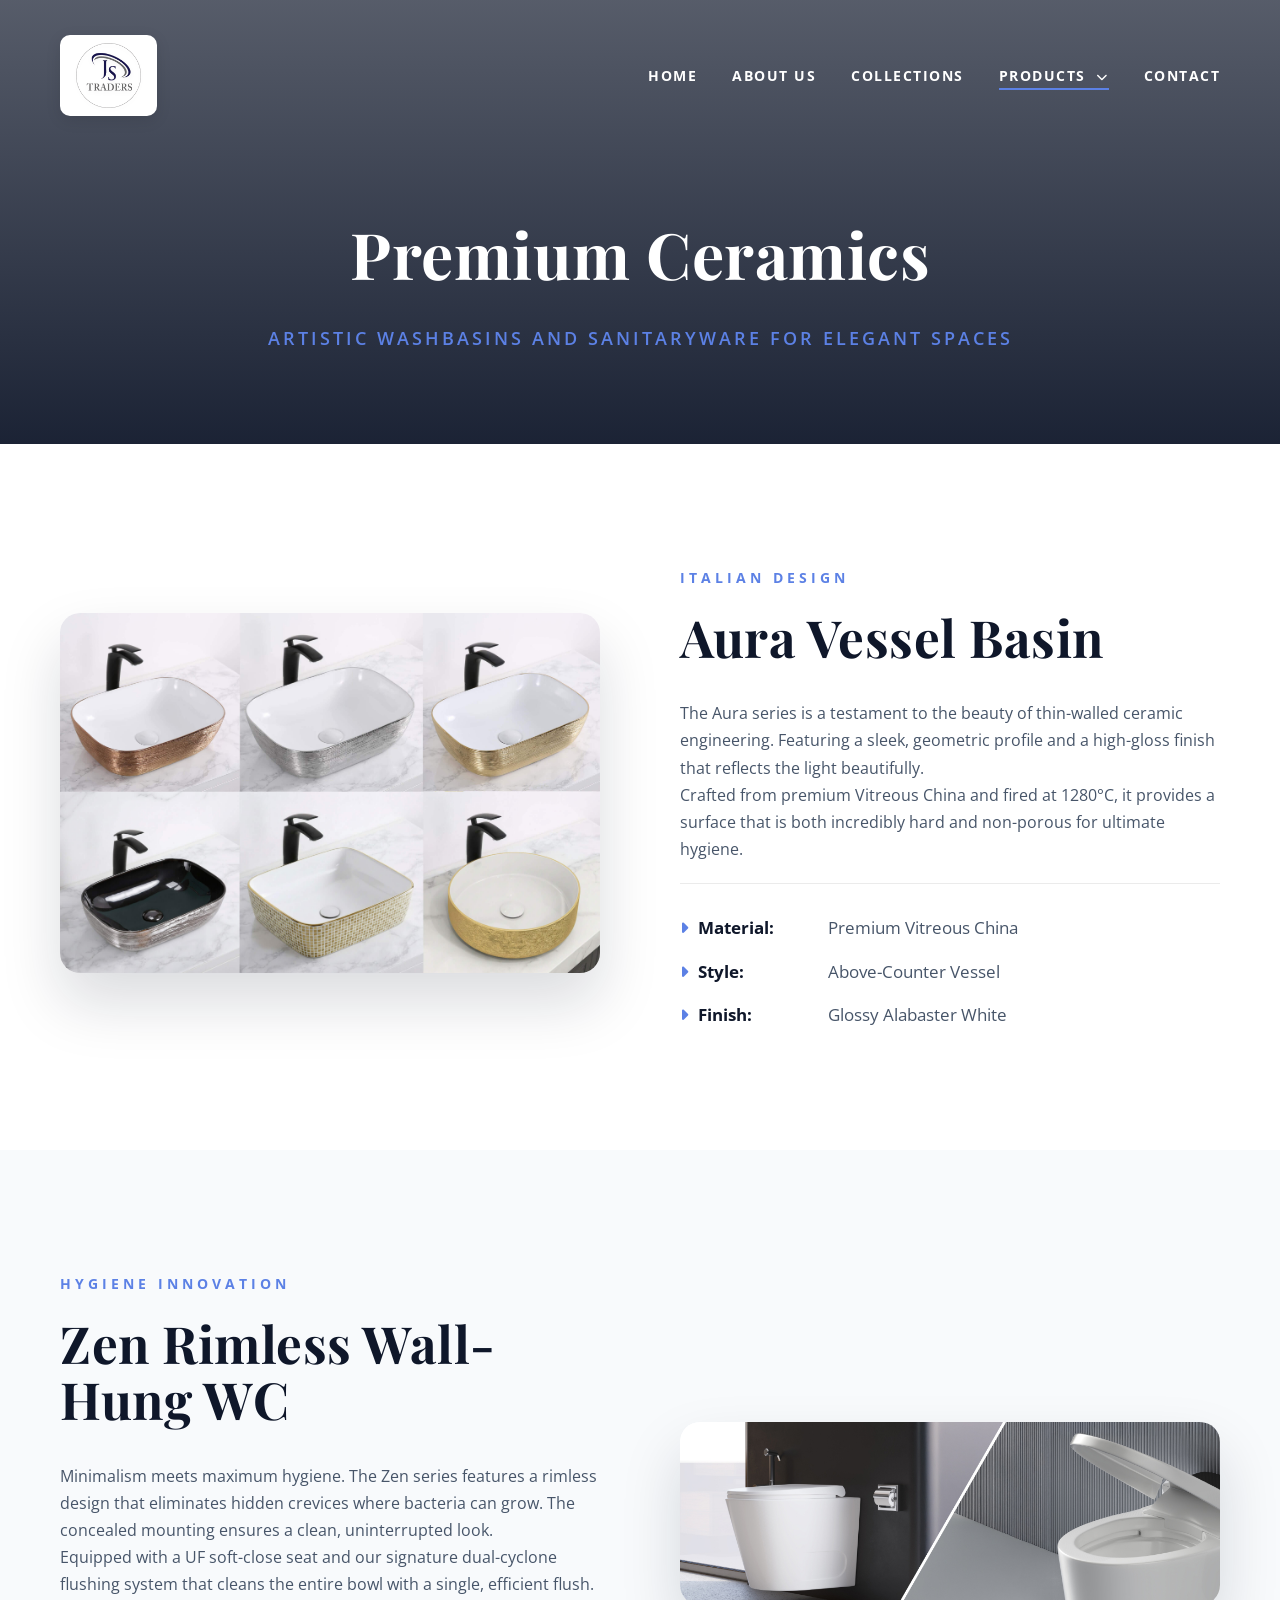
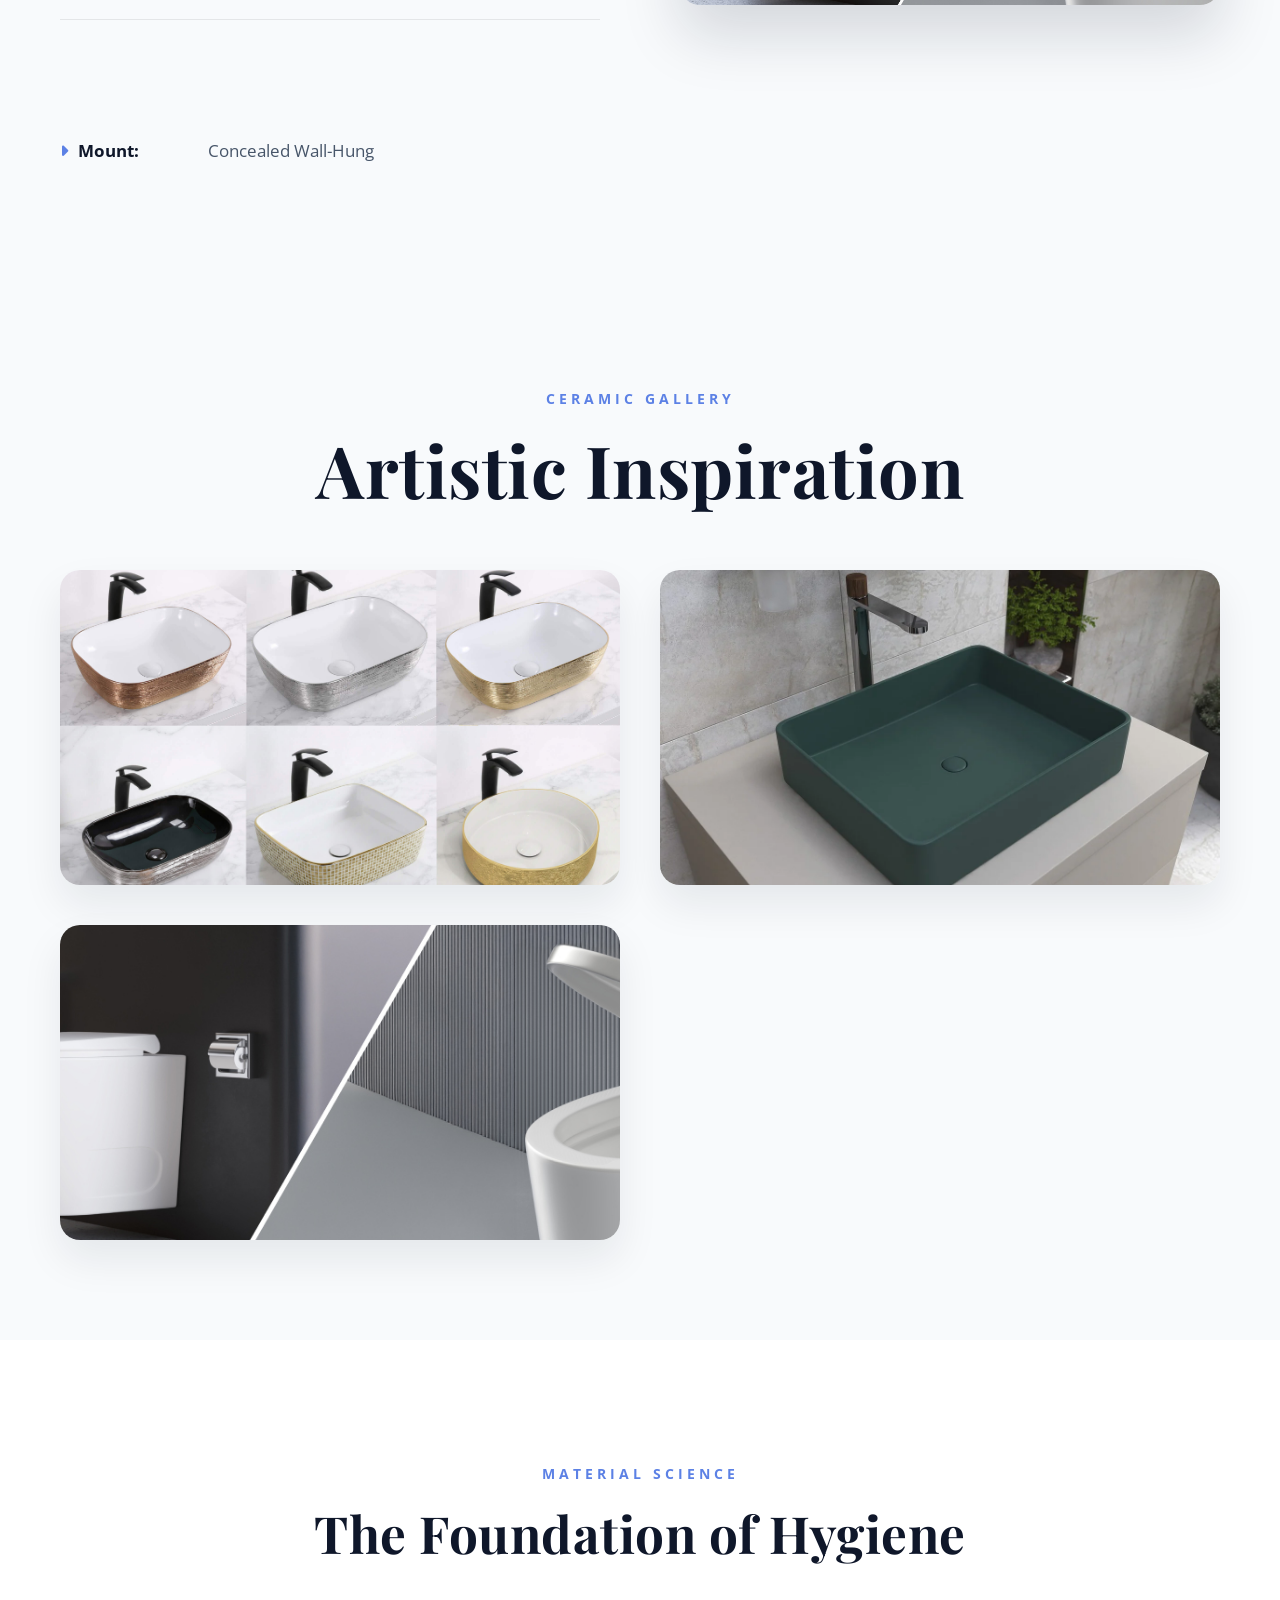
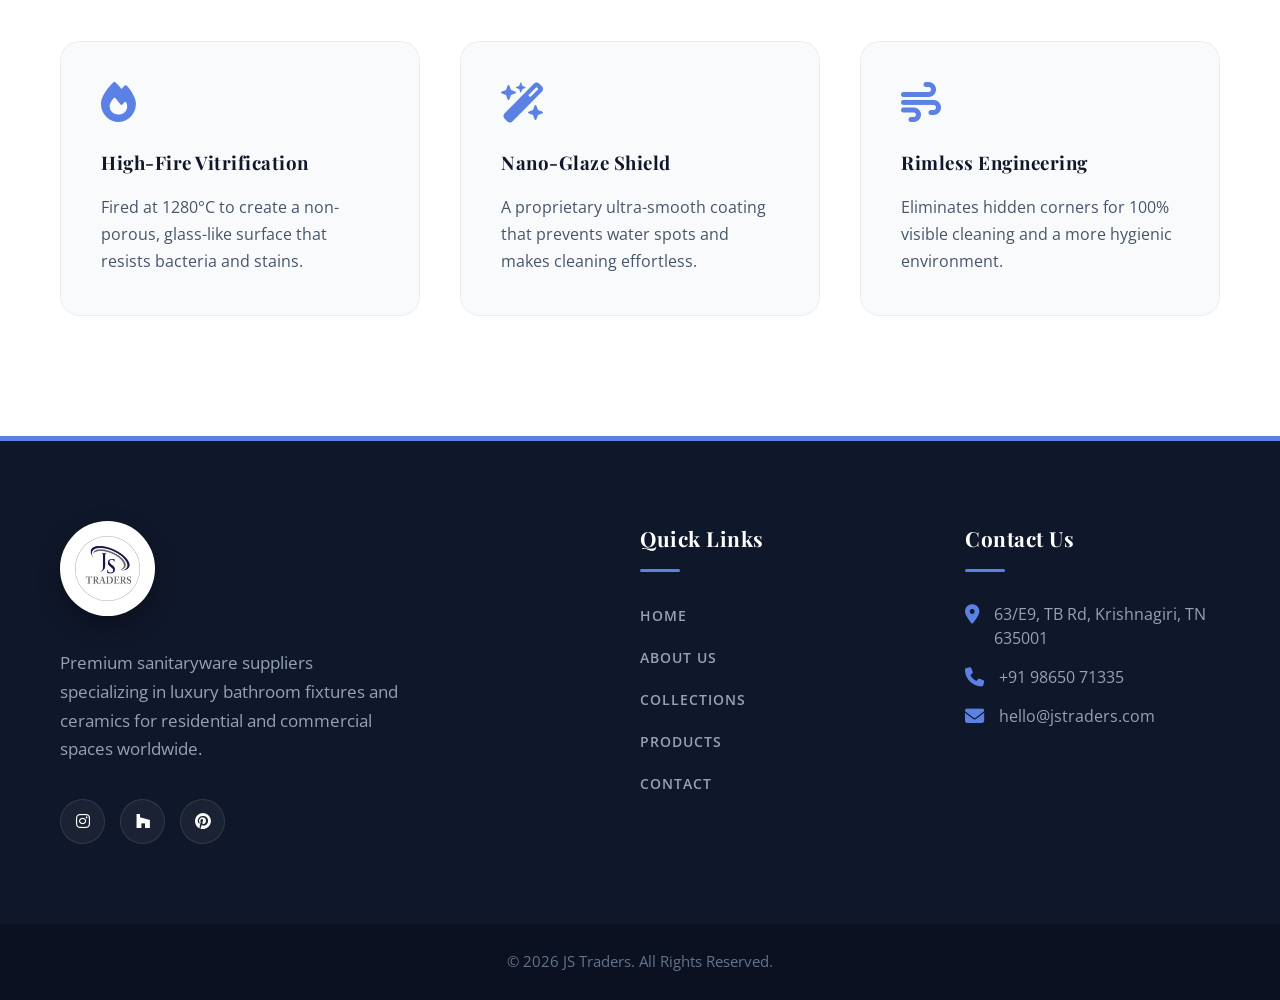
<file: ceramics.html>
<!DOCTYPE html>
<html lang="en">

<head>
    <meta charset="UTF-8">
    <meta name="viewport" content="width=device-width, initial-scale=1.0">
    <title>Premium Ceramics | JS Traders</title>
    <link rel="preconnect" href="https://fonts.googleapis.com">
    <link rel="preconnect" href="https://fonts.gstatic.com" crossorigin>
    <link
        href="https://fonts.googleapis.com/css2?family=Open+Sans:wght@300;400;600&family=Playfair+Display:ital,wght@0,400;0,600;0,700;1,400&display=swap"
        rel="stylesheet">
    <link rel="stylesheet" href="https://cdnjs.cloudflare.com/ajax/libs/font-awesome/6.4.0/css/all.min.css">
    <link rel="stylesheet" href="style.css">
</head>

<body>
    <header id="header" class="header">
        <div class="container header-container">
            <a href="index.html" class="logo"><img src="logo.png" alt="JS Traders Logo" class="logo-img"></a>
            <nav class="nav-menu">
                <ul class="nav-links">
                    <li><a href="index.html">Home</a></li>
                    <li><a href="about.html">About Us</a></li>
                    <li><a href="collections.html">Collections</a></li>
                    <li class="dropdown">
                        <a href="#" class="active">Products <i class="fa-solid fa-chevron-down"
                                style="font-size: 0.7rem; margin-left: 5px;"></i></a>
                        <ul class="dropdown-menu">
                            <li><a href="faucets.html">Faucets & Showers</a></li>
                            <li><a href="ceramics.html">Premium Ceramics</a></li>
                            <li><a href="bathtubs.html">Bathtubs & Wellness</a></li>
                            <li><a href="smart-toilets.html">Smart Toilets</a></li>
                            <li><a href="vanities.html">Luxury Vanities</a></li>
                            <li><a href="accessories.html">Bathroom Accessories</a></li>
                        </ul>
                    </li>
                    <li><a href="contact.html">Contact</a></li>
                </ul>
            </nav>

            <div class="menu-toggle" id="menu-toggle">
                <span class="bar"></span>
                <span class="bar"></span>
                <span class="bar"></span>
            </div>
        </div>
    </header>

    <div class="page-title"
        style="background: linear-gradient(rgba(15, 23, 42, 0.7), rgba(15, 23, 42, 0.95)), url('https://images.unsplash.com/photo-1620626011761-996317b8d101?auto=format&fit=crop&w=1920&q=80') center/cover;">
        <div class="container">
            <h1>Premium Ceramics</h1>
            <p>Artistic washbasins and sanitaryware for elegant spaces</p>
        </div>
    </div>

    <!-- Featured Products (Content Style) -->

    <!-- Product 1 -->
    <section class="product-feature" style="padding: 120px 0;">
        <div class="container about-container">
            <div class="about-image-wrapper">
                <img src="images/sink.png" alt="Vessel Sink" class="about-img">
            </div>
            <div class="about-text">
                <h4 class="section-subtitle">ITALIAN DESIGN</h4>
                <h2 class="section-title">Aura Vessel Basin</h2>
                <p>The Aura series is a testament to the beauty of thin-walled ceramic engineering. Featuring a sleek, geometric profile and a high-gloss finish that reflects the light beautifully.</p>
                <p>Crafted from premium Vitreous China and fired at 1280°C, it provides a surface that is both incredibly hard and non-porous for ultimate hygiene.</p>
                <ul class="project-details" style="margin-top: 20px;">
                    <li><strong>Material:</strong> Premium Vitreous China</li>
                    <li><strong>Style:</strong> Above-Counter Vessel</li>
                    <li><strong>Finish:</strong> Glossy Alabaster White</li>
                </ul>
            </div>
        </div>
    </section>

    <!-- Product 2 -->
    <section class="product-feature" style="padding: 120px 0; background-color: var(--bg-card);">
        <div class="container about-container reverse">

            <div class="about-image-wrapper">
                <img src="images/sink3.png" alt="Rimless WC" class="about-img">
            </div>
            <div class="about-text">
                <h4 class="section-subtitle">HYGIENE INNOVATION</h4>
                <h2 class="section-title">Zen Rimless Wall-Hung WC</h2>
                <p>Minimalism meets maximum hygiene. The Zen series features a rimless design that eliminates hidden crevices where bacteria can grow. The concealed mounting ensures a clean, uninterrupted look.</p>
                <p>Equipped with a UF soft-close seat and our signature dual-cyclone flushing system that cleans the entire bowl with a single, efficient flush.</p>
                <ul class="project-details" style="margin-top: 20px;">
                    <li><strong>Flush:</strong> Rimless Dual-Cyclone</li>
                    <li><strong>Seat:</strong> UF Urea Soft-Close</li>
                    <li><strong>Mount:</strong> Concealed Wall-Hung</li>
                </ul>
            </div>
        </div>
    </section>

    <!-- Gallery Section -->
    <section class="gallery-section" style="padding: 100px 0; background-color: var(--bg-card);">
        <div class="container">
            <div class="section-header text-center" style="margin-bottom: 60px;">
                <h4 class="section-subtitle">CERAMIC GALLERY</h4>
                <h2 class="section-title" style="font-size: 4.5rem;">Artistic Inspiration</h2>
            </div>
            <div class="gallery-grid" style="grid-template-columns: repeat(auto-fill, minmax(450px, 1fr));">
                <div class="gallery-item reveal-hidden">
                    <img src="images/sink.png" alt="Sculpted Washbasin">
                    <div class="gallery-overlay">
                        <h4>Vessel Sink</h4>
                        <p>Italian Ceramic</p>
                    </div>
                </div>
                <div class="gallery-item reveal-hidden delay-1">
                    <img src="images/sink2.png" alt="Wall-hung Basin">
                    <div class="gallery-overlay">
                        <h4>Countertop Basin</h4>
                        <p>Glossy White</p>
                    </div>
                </div>
                <div class="gallery-item reveal-hidden delay-2">
                    <img src="images/sink3.png" alt="Designer Toilet">
                    <div class="gallery-overlay">
                        <h4>Rimless WC</h4>
                        <p>Wall-Hung Luxury</p>
                    </div>
                </div>
            </div>
        </div>
    </section>

    <!-- Technical Specs Grid -->
    <section class="tech-specs" style="padding: 120px 0;">
        <div class="container">
            <div class="section-header text-center" style="margin-bottom: 80px;">
                <h4 class="section-subtitle">MATERIAL SCIENCE</h4>
                <h2 class="section-title">The Foundation of Hygiene</h2>
            </div>
            <div class="specs-grid" style="display: grid; grid-template-columns: repeat(3, 1fr); gap: 40px;">
                <div class="spec-card" style="padding: 40px; border: 1px solid rgba(0,0,0,0.05); border-radius: 20px; background: var(--bg-card);">
                    <i class="fa-solid fa-fire" style="font-size: 2.5rem; color: var(--secondary-color); margin-bottom: 25px; display: block;"></i>
                    <h3 style="margin-bottom: 15px;">High-Fire Vitrification</h3>
                    <p>Fired at 1280°C to create a non-porous, glass-like surface that resists bacteria and stains.</p>
                </div>
                <div class="spec-card" style="padding: 40px; border: 1px solid rgba(0,0,0,0.05); border-radius: 20px; background: var(--bg-card);">
                    <i class="fa-solid fa-wand-magic-sparkles" style="font-size: 2.5rem; color: var(--secondary-color); margin-bottom: 25px; display: block;"></i>
                    <h3 style="margin-bottom: 15px;">Nano-Glaze Shield</h3>
                    <p>A proprietary ultra-smooth coating that prevents water spots and makes cleaning effortless.</p>
                </div>
                <div class="spec-card" style="padding: 40px; border: 1px solid rgba(0,0,0,0.05); border-radius: 20px; background: var(--bg-card);">
                    <i class="fa-solid fa-wind" style="font-size: 2.5rem; color: var(--secondary-color); margin-bottom: 25px; display: block;"></i>
                    <h3 style="margin-bottom: 15px;">Rimless Engineering</h3>
                    <p>Eliminates hidden corners for 100% visible cleaning and a more hygienic environment.</p>
                </div>
            </div>
        </div>
    </section>


    <!-- Footer -->
    <footer class="footer">
        <div class="container footer-grid">
            <div class="footer-col">
                <a href="index.html" class="logo footer-logo"><img src="logo.png" alt="JS Traders Logo"
                        class="logo-img"></a>
                <p class="footer-desc">Premium sanitaryware suppliers specializing in luxury bathroom fixtures and
                    ceramics for residential and commercial spaces worldwide.</p>
                <div class="social-links">
                    <a href="#"><i class="fa-brands fa-instagram"></i></a>
                    <a href="#"><i class="fa-brands fa-houzz"></i></a>
                    <a href="#"><i class="fa-brands fa-pinterest"></i></a>
                </div>
            </div>
            <div class="footer-col">
                <h4>Quick Links</h4>
                <ul>
                    <li><a href="index.html">Home</a></li>
                    <li><a href="about.html">About Us</a></li>
                    <li><a href="collections.html">Collections</a></li>
                    <li><a href="products.html">Products</a></li>
                    <li><a href="contact.html">Contact</a></li>
                </ul>
            </div>
            <div class="footer-col">
                <h4>Contact Us</h4>
                <ul class="contact-info">
                    <li><i class="fa-solid fa-location-dot"></i> 63/E9, TB Rd, Krishnagiri, TN 635001</li>
                    <li><i class="fa-solid fa-phone"></i> +91 98650 71335</li>
                    <li><i class="fa-solid fa-envelope"></i> hello@jstraders.com</li>
                </ul>
            </div>
        </div>
        <div class="footer-bottom">
            <div class="container">
                <p>&copy; 2026 JS Traders. All Rights Reserved.</p>
            </div>
        </div>
    </footer>
    <script src="script.js"></script>
</body>

</html>
</file>
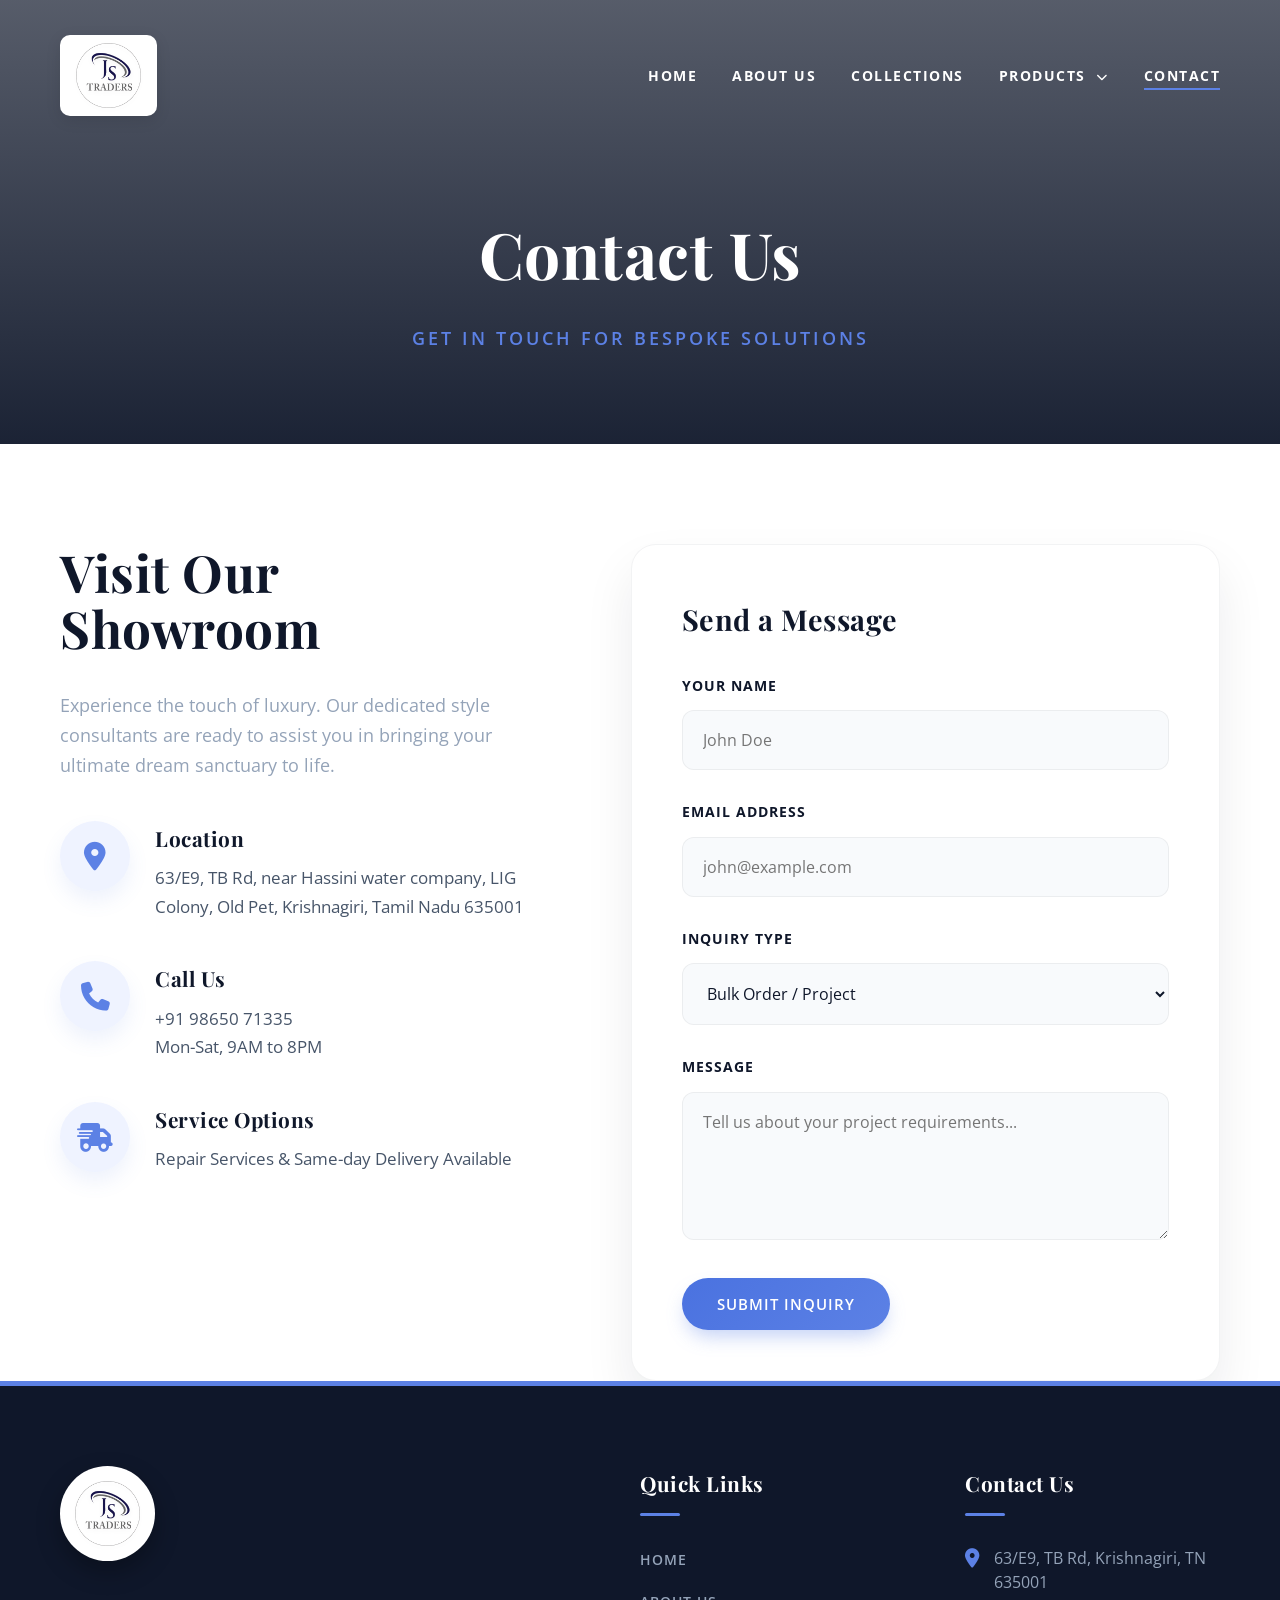
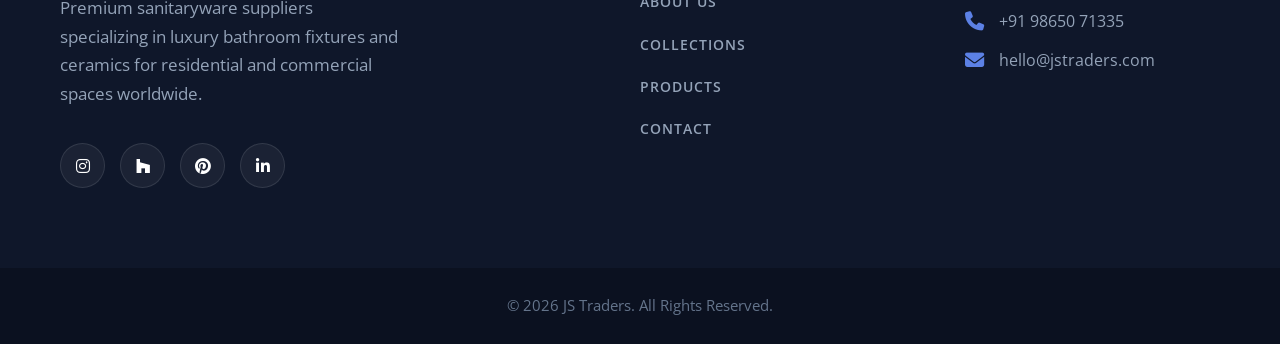
<file: contact.html>
<!DOCTYPE html>
<html lang="en">

<head>
    <meta charset="UTF-8">
    <meta name="viewport" content="width=device-width, initial-scale=1.0">
    <title>Contact Us | JS Traders</title>
    <link rel="preconnect" href="https://fonts.googleapis.com">
    <link rel="preconnect" href="https://fonts.gstatic.com" crossorigin>
    <link
        href="https://fonts.googleapis.com/css2?family=Open+Sans:wght@300;400;600&family=Playfair+Display:ital,wght@0,400;0,600;0,700;1,400&display=swap"
        rel="stylesheet">
    <link rel="stylesheet" href="https://cdnjs.cloudflare.com/ajax/libs/font-awesome/6.4.0/css/all.min.css">
    <link rel="stylesheet" href="style.css">
</head>

<body>

    <!-- Header Navigation -->
    <header id="header" class="header">
        <div class="container header-container">
            <a href="index.html" class="logo">
                <img src="logo.png" alt="JS Traders Logo" class="logo-img">
            </a>
            <nav class="nav-menu">
                <ul class="nav-links">
                    <li><a href="index.html">Home</a></li>
                    <li><a href="about.html">About Us</a></li>
                    <li><a href="collections.html">Collections</a></li>
                    <li class="dropdown">
                        <a href="#">Products <i class="fa-solid fa-chevron-down"
                                style="font-size: 0.7rem; margin-left: 5px;"></i></a>
                        <ul class="dropdown-menu">
                            <li><a href="faucets.html">Faucets & Showers</a></li>
                            <li><a href="ceramics.html">Premium Ceramics</a></li>
                            <li><a href="bathtubs.html">Bathtubs & Wellness</a></li>
                            <li><a href="smart-toilets.html">Smart Toilets</a></li>
                            <li><a href="vanities.html">Luxury Vanities</a></li>
                            <li><a href="accessories.html">Bathroom Accessories</a></li>
                        </ul>
                    </li>
                    <li><a href="contact.html" class="active">Contact</a></li>
                </ul>
            </nav>

            <div class="menu-toggle" id="menu-toggle">
                <span class="bar"></span>
                <span class="bar"></span>
                <span class="bar"></span>
            </div>

        </div>
    </header>

    <div class="page-title">
        <div class="container">
            <h1>Contact Us</h1>
            <p>Get in touch for bespoke solutions</p>
        </div>
    </div>

    <!-- Contact Page -->
    <section class="contact-page" style="padding: 100px 0 0 0;">
        <div class="container contact-layout">

            <div class="contact-details">
                <h2 class="section-title">Visit Our Showroom</h2>
                <p style="margin-bottom: 40px; font-size: 1.1rem; color: var(--text-muted);">Experience the touch of
                    luxury. Our dedicated style consultants are ready to assist you in bringing your ultimate dream
                    sanctuary to life.</p>

                <ul class="contact-info-large">
                    <li>
                        <div class="icon"><i class="fa-solid fa-location-dot"></i></div>
                        <div class="text">
                            <h4>Location</h4>
                            <p>63/E9, TB Rd, near Hassini water company, LIG Colony, Old Pet, Krishnagiri, Tamil Nadu
                                635001</p>
                        </div>
                    </li>
                    <li>
                        <div class="icon"><i class="fa-solid fa-phone"></i></div>
                        <div class="text">
                            <h4>Call Us</h4>
                            <p>+91 98650 71335<br>Mon-Sat, 9AM to 8PM</p>
                        </div>
                    </li>
                    <li>
                        <div class="icon"><i class="fa-solid fa-truck-fast"></i></div>
                        <div class="text">
                            <h4>Service Options</h4>
                            <p>Repair Services & Same-day Delivery Available</p>
                        </div>
                    </li>
                </ul>
            </div>

            <div class="contact-form-wrapper">
                <form class="contact-form">
                    <h3 style="margin-bottom: 30px; font-size: 1.8rem; font-family: var(--font-heading);">Send a Message
                    </h3>

                    <div class="input-group">
                        <label>Your Name</label>
                        <input type="text" placeholder="John Doe" required>
                    </div>

                    <div class="input-group">
                        <label>Email Address</label>
                        <input type="email" placeholder="john@example.com" required>
                    </div>

                    <div class="input-group">
                        <label>Inquiry Type</label>
                        <select required>
                            <option>Bulk Order / Project</option>
                            <option>Residential Remodel</option>
                            <option>Partnership/B2B</option>
                            <option>General Support</option>
                        </select>
                    </div>

                    <div class="input-group">
                        <label>Message</label>
                        <textarea rows="5" placeholder="Tell us about your project requirements..." required></textarea>
                    </div>

                    <button type="submit" class="btn btn-secondary">Submit Inquiry</button>
                </form>
            </div>

        </div>
    </section>

    <!-- Footer -->
    <footer id="contact" class="footer">
        <div class="container footer-grid">
            <div class="footer-col">
                <a href="index.html" class="logo footer-logo">
                    <img src="logo.png" alt="JS Traders Logo" class="logo-img">
                </a>
                <p class="footer-desc">Premium sanitaryware suppliers specializing in luxury bathroom fixtures and
                    ceramics for residential and commercial spaces worldwide.</p>
                <div class="social-links">
                    <a href="#"><i class="fa-brands fa-instagram"></i></a>
                    <a href="#"><i class="fa-brands fa-houzz"></i></a>
                    <a href="#"><i class="fa-brands fa-pinterest"></i></a>
                    <a href="#"><i class="fa-brands fa-linkedin-in"></i></a>
                </div>
            </div>
            <div class="footer-col">
                <h4>Quick Links</h4>
                <ul>
                    <li><a href="index.html">Home</a></li>
                    <li><a href="about.html">About Us</a></li>
                    <li><a href="collections.html">Collections</a></li>
                    <li><a href="products.html">Products</a></li>
                    <li><a href="contact.html">Contact</a></li>
                </ul>
            </div>
            <div class="footer-col">
                <h4>Contact Us</h4>
                <ul class="contact-info">
                    <li><i class="fa-solid fa-location-dot"></i> 63/E9, TB Rd, Krishnagiri, TN 635001</li>
                    <li><i class="fa-solid fa-phone"></i> +91 98650 71335</li>
                    <li><i class="fa-solid fa-envelope"></i> hello@jstraders.com</li>
                </ul>
            </div>
        </div>
        <div class="footer-bottom">
            <div class="container">
                <p>&copy; 2026 JS Traders. All Rights Reserved.</p>
            </div>
        </div>
    </footer>

    <script src="script.js"></script>
</body>

</html>
</file>
<file: style.css>
/* 
    JS Traders - Ultra Premium Sanitaryware Theme
    Logo Palette: Slate/Indigo & Sapphire Blue Highlights
*/

:root {
    --primary-color: #0F172A;
    /* Rich Deep Slate */
    --secondary-color: #5c81e5;
    /* User's Sapphire Blue Accent */
    --accent-light: #eff3ff;
    /* Sapphire Tint for backgrounds */
    --text-color: #475569;
    /* Soft reading grey */
    --text-muted: #94a3b8;
    /* Lighter grey for context */
    --bg-main: #ffffff;
    --bg-card: #f8fafc;
    /* Crisp architectural off-white */
    --bg-alt: #f1f5f9;
    --font-heading: 'Playfair Display', serif;
    --font-body: 'Open Sans', sans-serif;
    --transition: all 0.4s cubic-bezier(0.25, 0.8, 0.25, 1);
}

* {
    margin: 0;
    padding: 0;
    box-sizing: border-box;
}

html {
    scroll-behavior: smooth;
}

body {
    font-family: var(--font-body);
    background-color: var(--bg-main);
    color: var(--text-color);
    line-height: 1.7;
    overflow-x: hidden;
}

h1,
h2,
h3,
h4,
h5,
h6 {
    font-family: var(--font-heading);
    color: var(--primary-color);
    font-weight: 700;
    letter-spacing: 0.5px;
}

a {
    text-decoration: none;
    color: inherit;
    transition: var(--transition);
}

ul {
    list-style: none;
}

.container {
    max-width: 1200px;
    margin: 0 auto;
    padding: 0 20px;
}

/* Utilities */
.text-center {
    text-align: center;
}

.mt-4 {
    margin-top: 2.5rem;
}

.section-subtitle {
    display: inline-block;
    color: var(--secondary-color);
    font-family: var(--font-body);
    font-size: 0.85rem;
    font-weight: 700;
    text-transform: uppercase;
    letter-spacing: 4px;
    margin-bottom: 20px;
    position: relative;
}

.section-title {
    font-size: 3.2rem;
    color: var(--primary-color);
    margin-bottom: 35px;
    line-height: 1.1;
}

/* Animations Triggered by Observer */
.reveal-hidden {
    opacity: 0;
    transform: translateY(40px);
    transition: opacity 0.8s cubic-bezier(0.25, 1, 0.5, 1), transform 0.8s cubic-bezier(0.25, 1, 0.5, 1);
}

.reveal-visible {
    opacity: 1;
    transform: translateY(0);
}

.delay-1 {
    transition-delay: 0.1s;
}

.delay-2 {
    transition-delay: 0.2s;
}

/* Advanced Buttons */
.btn {
    display: inline-flex;
    align-items: center;
    justify-content: center;
    padding: 16px 40px;
    font-family: var(--font-body);
    font-size: 0.85rem;
    font-weight: 700;
    text-transform: uppercase;
    letter-spacing: 2px;
    cursor: pointer;
    border: none;
    outline: none;
    border-radius: 50px;
    /* Modern Pill Shape */
    position: relative;
    overflow: hidden;
    z-index: 1;
    transition: var(--transition);
}

.btn-primary {
    background-color: transparent;
    color: var(--primary-color);
    border: 1px solid var(--primary-color);
}

.hero .btn-primary,
.cta .btn-primary,
.page-title .btn-primary {
    color: #fff;
    border-color: rgba(255, 255, 255, 0.5);
    backdrop-filter: blur(5px);
}

.btn-primary::before {
    content: '';
    position: absolute;
    top: 0;
    left: 0;
    width: 0%;
    height: 100%;
    background-color: var(--primary-color);
    z-index: -1;
    transition: var(--transition);
}

.hero .btn-primary::before,
.cta .btn-primary::before {
    background-color: #fff;
}

.btn-primary:hover::before {
    width: 100%;
}

.btn-primary:hover {
    color: #fff;
    border-color: var(--primary-color);
    transform: translateY(-3px);
    box-shadow: 0 10px 20px rgba(0, 0, 0, 0.1);
}

.hero .btn-primary:hover,
.cta .btn-primary:hover {
    color: var(--primary-color);
    border-color: #fff;
}

.btn-secondary {
    background: linear-gradient(135deg, #4A72E0, var(--secondary-color));
    color: #fff;
    box-shadow: 0 10px 20px -5px rgba(92, 129, 229, 0.4);
}

.btn-secondary:hover {
    transform: translateY(-4px) scale(1.02);
    box-shadow: 0 15px 25px -5px rgba(92, 129, 229, 0.6);
}

/* Glassmorphism Header */
.header {
    position: fixed;
    top: 0;
    left: 0;
    width: 100%;
    padding: 35px 0;
    z-index: 1000;
    transition: all 0.5s cubic-bezier(0.16, 1, 0.3, 1);
}

.header.scrolled {
    padding: 15px 0;
    background-color: rgba(255, 255, 255, 0.85);
    backdrop-filter: blur(20px);
    -webkit-backdrop-filter: blur(20px);
    box-shadow: 0 10px 40px rgba(0, 0, 0, 0.05);
    border-bottom: 1px solid rgba(255, 255, 255, 0.5);
}

.header-container {
    display: flex;
    justify-content: space-between;
    align-items: center;
}

.header .logo {
    display: inline-flex;
    align-items: center;
    background: #ffffff;
    padding: 8px 16px;
    border-radius: 10px;
    box-shadow: 0 4px 15px rgba(0, 0, 0, 0.1);
    transition: var(--transition);
}

.header.scrolled .logo {
    background: transparent;
    padding: 0;
    box-shadow: none;
}

.logo-img {
    height: 65px;
    width: auto;
    display: block;
    filter: drop-shadow(0 2px 2px rgba(0, 0, 0, 0.05));
    transition: var(--transition);
    object-fit: contain;
}

.header.scrolled .logo-img {
    height: 55px;
}

.nav-links {
    display: flex;
    gap: 35px;
}

.nav-links li a {
    font-size: 0.9rem;
    font-weight: 700;
    text-transform: uppercase;
    letter-spacing: 1.5px;
    color: #fff;
    position: relative;
    padding-bottom: 5px;
}

.header.scrolled .nav-links li a {
    color: var(--primary-color);
}

.nav-links li a::after {
    content: '';
    position: absolute;
    bottom: 0;
    left: 0;
    width: 0;
    height: 2px;
    background-color: var(--secondary-color);
    transition: var(--transition);
}

.nav-links li a:hover::after,
.nav-links li a.active::after {
    width: 100%;
}


/* Buttons */
.btn {
    display: inline-block;
    padding: 16px 35px;
    border-radius: 50px;
    font-weight: 600;
    font-size: 0.95rem;
    letter-spacing: 1px;
    text-transform: uppercase;
    transition: all 0.4s cubic-bezier(0.165, 0.84, 0.44, 1);
    cursor: pointer;
    border: none;
    text-align: center;
    text-decoration: none;
}

.btn-primary {
    background-color: var(--secondary-color);
    color: #c5c1c1 !important;
    box-shadow: 0 10px 25px rgba(92, 129, 229, 0.3);
}

.btn-primary:hover {
    background-color: #4a6ec5;
    transform: translateY(-5px);
    box-shadow: 0 15px 35px rgba(92, 129, 229, 0.4);
}

/* Dropdown Menu Styles */
.dropdown {
    position: relative;
}

.dropdown-menu {
    position: absolute;
    top: 100%;
    left: 50%;
    transform: translateX(-50%) translateY(20px);
    background-color: #ffffff;
    min-width: 500px;
    box-shadow: 0 20px 50px rgba(0, 0, 0, 0.2);
    border-radius: 16px;
    padding: 20px;
    opacity: 0;
    visibility: hidden;
    transition: all 0.4s cubic-bezier(0.16, 1, 0.3, 1);
    z-index: 1000;
    border: 1px solid rgba(0, 0, 0, 0.05);
    display: grid;
    grid-template-columns: repeat(2, 1fr);
    gap: 10px;
}

.dropdown:hover .dropdown-menu {
    opacity: 1;
    visibility: visible;
    transform: translateX(-50%) translateY(0);
}

.dropdown-menu li {
    width: 100%;
}

.dropdown-menu li a {
    display: flex;
    align-items: center;
    padding: 15px 20px;
    color: var(--primary-color) !important;
    text-transform: none;
    font-weight: 600;
    font-size: 0.95rem;
    letter-spacing: 0.5px;
    transition: var(--transition);
    border-bottom: none;
    border-radius: 8px;
}

.dropdown-menu li a:hover {
    background-color: var(--accent-light);
    color: var(--secondary-color) !important;
    padding-left: 25px;
}

.dropdown-menu li a::after {
    display: none;
}

/* For scrolled header - ensure dropdown items remain readable */
.header.scrolled .dropdown-menu {
    background-color: #ffffff;
    box-shadow: 0 10px 30px rgba(0, 0, 0, 0.1);
}

.nav-links li a:hover {
    color: var(--secondary-color);
}

.header.scrolled .nav-links li a:hover {
    color: var(--secondary-color);
}

.header-actions {
    display: flex;
    align-items: center;
    gap: 20px;
}

.search-btn {
    background: transparent;
    border: none;
    color: #fff;
    font-size: 1.3rem;
    cursor: pointer;
    transition: var(--transition);
}

.header.scrolled .search-btn {
    color: var(--primary-color);
}

.search-btn:hover,
.header.scrolled .search-btn:hover {
    transform: scale(1.1);
    color: var(--secondary-color);
}

.menu-toggle {
    display: none;
    background: transparent;
    border: none;
    cursor: pointer;
    flex-direction: column;
    gap: 6px;
    z-index: 1001;
}

.menu-toggle .bar {
    width: 30px;
    height: 2px;
    background-color: #fff;
    transition: var(--transition);
}

.header.scrolled .menu-toggle .bar {
    background-color: var(--primary-color);
}

/* Cinematic Subpage Title */
.page-title {
    padding-top: 200px;
    padding-bottom: 90px;
    background: linear-gradient(rgba(15, 23, 42, 0.7), rgba(15, 23, 42, 0.95)), url('https://images.unsplash.com/photo-1620626011761-996317b8d101?ixlib=rb-4.0.3') center/cover;
    text-align: center;
}

.page-title h1 {
    font-size: 4rem;
    color: #fff;
    margin-bottom: 15px;
    animation: fadeUp 1s ease-out forwards;
}

.page-title p {
    color: var(--secondary-color);
    font-size: 1.1rem;
    text-transform: uppercase;
    letter-spacing: 3px;
    font-weight: 600;
}

/* Dynamic Hero Section */
.hero {
    height: 100vh;
    display: flex;
    align-items: center;
    position: relative;
    overflow: hidden;
}

.hero-bg {
    position: absolute;
    top: 0;
    left: 0;
    width: 100%;
    height: 100%;
    z-index: -1;
    overflow: hidden;
}

.hero-video {
    position: absolute;
    top: 50%;
    left: 50%;
    width: 100%;
    height: 100%;
    object-fit: cover;
    transform: translate(-50%, -50%);
    z-index: -2;
}

.hero-overlay {
    position: absolute;
    top: 0;
    left: 0;
    width: 100%;
    height: 100%;
    background: linear-gradient(rgba(15, 23, 42, 0.3), rgba(15, 23, 42, 0.7));
    z-index: -1;
}

.hero-content {
    max-width: 850px;
    margin: 0 auto;
    text-align: center;
    display: flex;
    flex-direction: column;
    align-items: center;
    position: relative;
    z-index: 2;
}

.hero-title {
    font-size: 5.5rem;
    color: #ffffff;
    line-height: 1.05;
    margin-bottom: 25px;
    opacity: 0;
    transform: translateY(40px);
    animation: fadeUp 1.2s 0.3s forwards cubic-bezier(0.16, 1, 0.3, 1);
}

.hero-title span {
    color: var(--secondary-color);
    font-style: italic;
    font-weight: 400;
}

.hero-subtitle {
    font-size: 1.3rem;
    color: #e2e8f0;
    margin: 0 auto 45px auto;
    max-width: 600px;
    opacity: 0;
    transform: translateY(30px);
    animation: fadeUp 1.2s 0.5s forwards cubic-bezier(0.16, 1, 0.3, 1);
    line-height: 1.8;
}

.hero .btn {
    opacity: 0;
    transform: translateY(30px);
    animation: fadeUp 1.2s 0.7s forwards cubic-bezier(0.16, 1, 0.3, 1);
}

@keyframes fadeUp {
    to {
        opacity: 1;
        transform: translateY(0);
    }
}

/* About Section */
.about {
    padding: 140px 0;
    background-color: var(--bg-main);
}

.about-container {
    display: grid;
    grid-template-columns: 1fr 1fr;
    gap: 80px;
    align-items: center;
}

.about-container.reverse>.about-image-wrapper {
    order: 2;
}

.about-container.reverse>.about-text {
    order: 1;
}


.about-image-wrapper {
    position: relative;
}

.about-img {
    width: 100%;
    height: 70%;
    border-radius: 20px;
    box-shadow: 0 30px 60px rgba(15, 23, 42, 0.15);
}

.experience-badge {
    position: absolute;
    bottom: -40px;
    left: -40px;
    background-color: var(--bg-main);
    color: var(--primary-color);
    padding: 35px 40px;
    display: flex;
    flex-direction: column;
    align-items: center;
    justify-content: center;
    box-shadow: 0 25px 50px rgba(0, 0, 0, 0.1);
    border-radius: 12px;
    border: 1px solid rgba(0, 0, 0, 0.05);
}

.experience-badge .years {
    font-family: var(--font-heading);
    font-size: 2.5rem;
    font-weight: 700;
    line-height: 1;
    color: var(--secondary-color);
}

.experience-badge .text {
    font-weight: 700;
    text-transform: uppercase;
    text-align: center;
    letter-spacing: 1.5px;
    font-size: 0.8rem;
    margin-top: 10px;
    color: var(--primary-color);
}

/* Explore Services Container */
.explore {
    padding: 140px 0;
    background-color: var(--bg-card);
    position: relative;
}

.explore::before {
    content: '';
    position: absolute;
    top: 0;
    left: 0;
    width: 100%;
    height: 100%;
    background: radial-gradient(circle at top left, var(--accent-light), transparent 70%);
    pointer-events: none;
}

.services-grid {
    display: grid;
    grid-template-columns: repeat(3, 1fr);
    gap: 40px;
    margin-top: 70px;
}

/* Creative Hover Cards */
.service-card {
    background-color: #ffffff;
    padding: 60px 45px;
    border-radius: 24px;
    transition: all 0.5s cubic-bezier(0.16, 1, 0.3, 1);
    position: relative;
    overflow: hidden;
    box-shadow: 0 10px 25px rgba(15, 23, 42, 0.03);
    border: 1px solid rgba(15, 23, 42, 0.05);
    z-index: 1;
    text-align: center;
}

.service-card::after {
    content: '';
    position: absolute;
    bottom: 0;
    left: 0;
    width: 100%;
    height: 4px;
    background: var(--secondary-color);
    transform: scaleX(0);
    transform-origin: left;
    transition: transform 0.5s ease;
}

.service-card:hover {
    transform: translateY(-15px);
    box-shadow: 0 30px 60px rgba(92, 129, 229, 0.12);
    border-color: rgba(92, 129, 229, 0.2);
}

.service-card:hover::after {
    transform: scaleX(1);
}

.service-icon {
    font-size: 3rem;
    color: var(--secondary-color);
    margin-bottom: 35px;
    transition: transform 0.5s ease;
}

.service-card:hover .service-icon {
    transform: scale(1.1) rotate(5deg);
}

.service-card h3 {
    font-size: 1.7rem;
    color: var(--primary-color);
    margin-bottom: 20px;
}

.service-card p {
    color: var(--text-color);
    margin-bottom: 35px;
    font-size: 1.05rem;
}

.service-link {
    color: var(--primary-color);
    font-weight: 700;
    font-size: 0.85rem;
    text-transform: uppercase;
    letter-spacing: 2px;
    display: inline-flex;
    align-items: center;
    gap: 10px;
    position: relative;
}

.service-link i {
    transition: transform 0.3s ease;
}

.service-link:hover {
    color: var(--secondary-color);
}

.service-link:hover i {
    transform: translateX(5px);
}

/* Featured Project */
.featured-project {
    padding: 140px 0;
    background-color: var(--bg-main);
    overflow: hidden;
}

.featured-container {
    display: grid;
    grid-template-columns: 1fr 1fr;
    gap: 80px;
    align-items: center;
}

.featured-image {
    position: relative;
}

.featured-image img {
    width: 100%;
    height: 100%;
    object-fit: cover;
    box-shadow: 0 30px 60px rgba(15, 23, 42, 0.15);
    border-radius: 20px;
}

.featured-image::after {
    content: '';
    position: absolute;
    inset: -20px;
    border: 2px solid var(--accent-light);
    z-index: -1;
    border-radius: 25px;
    transform: translate(20px, 20px);
}

.project-details {
    margin-top: 40px;
    border-top: 1px solid rgba(0, 0, 0, 0.08);
    padding-top: 30px;
    display: grid;
    gap: 15px;
}

.project-details li {
    color: var(--text-color);
    font-size: 1.05rem;
    display: flex;
    align-items: center;
    gap: 10px;
}

.project-details li::before {
    content: '\f0da';
    font-family: "Font Awesome 6 Free";
    font-weight: 900;
    color: var(--secondary-color);
}

.project-details strong {
    color: var(--primary-color);
    min-width: 120px;
    font-weight: 700;
}

/* Call to Action */
.cta {
    padding: 140px 0;
    position: relative;
    isolation: isolate;
    background: linear-gradient(rgba(15, 23, 42, 0.85), rgba(15, 23, 42, 0.95)), url('https://images.unsplash.com/photo-1552321554-5fefe8c9ef14?ixlib=rb-4.0.3') center/cover fixed;
}

.cta h2 {
    font-size: 3.5rem;
    color: #fff;
    margin-bottom: 25px;
}

.cta p {
    font-size: 1.25rem;
    margin-bottom: 50px;
    color: #cbd5e1;
    max-width: 700px;
    margin-inline: auto;
}

/* Stats Section Styles */
.stats-grid {
    padding: 20px 0;
}

.stat-item h3 {
    font-family: var(--font-heading);
    font-weight: 700;
}

/* Process Section Styles */
.process-grid {
    counter-reset: process-counter;
}

.process-item {
    position: relative;
    padding-top: 40px;
}

.process-item h3 {
    font-size: 1.5rem;
    color: var(--primary-color);
}

.process-item p {
    font-size: 0.95rem;
    color: var(--text-color);
}

/* Testimonials Section Styles */
.testimonial-content p {
    font-size: 1.8rem;
    line-height: 1.5;
}

@media (max-width: 768px) {
    .stats-grid {
        grid-template-columns: repeat(2, 1fr) !important;
        gap: 40px !important;
    }

    .process-grid {
        grid-template-columns: 1fr !important;
        gap: 60px !important;
    }

    .process-num {
        font-size: 3rem !important;
        top: -20px !important;
    }

    .testimonial-content p {
        font-size: 1.4rem !important;
    }
}

@media (max-width: 480px) {
    .stats-grid {
        grid-template-columns: 1fr !important;
    }
}

/* Footer Deep Integration */
.footer {
    background-color: var(--primary-color);
    padding: 100px 0 0;
    position: relative;
    border-top: 5px solid var(--secondary-color);
}

.footer-grid {
    display: grid;
    grid-template-columns: 2fr 1fr 1fr;
    gap: 70px;
    margin-bottom: 80px;
}

.footer-logo {
    display: inline-block;
    margin-bottom: 25px;
    background: #fff;
    padding: 15px;
    border-radius: 50%;
    box-shadow: 0 10px 25px rgba(0, 0, 0, 0.3);
}

.footer-desc {
    color: #94a3b8;
    font-size: 1.05rem;
    margin-bottom: 35px;
    max-width: 340px;
}

.social-links {
    display: flex;
    gap: 15px;
}

.social-links a {
    display: flex;
    align-items: center;
    justify-content: center;
    width: 45px;
    height: 45px;
    background-color: rgba(255, 255, 255, 0.05);
    color: #fff;
    border-radius: 50%;
    transition: var(--transition);
    border: 1px solid rgba(255, 255, 255, 0.1);
}

.social-links a:hover {
    background-color: var(--secondary-color);
    color: #fff;
    transform: translateY(-5px);
    border-color: var(--secondary-color);
    box-shadow: 0 10px 20px rgba(92, 129, 229, 0.3);
}

.footer-col h4 {
    color: #fff;
    font-size: 1.3rem;
    margin-bottom: 30px;
    position: relative;
    padding-bottom: 15px;
}

.footer-col h4::after {
    content: '';
    position: absolute;
    bottom: 0;
    left: 0;
    width: 40px;
    height: 3px;
    background-color: var(--secondary-color);
    border-radius: 3px;
}

.footer-col ul {
    display: grid;
    gap: 15px;
}

.footer-col ul li a {
    color: #94a3b8;
    font-weight: 600;
    text-transform: uppercase;
    letter-spacing: 1px;
    font-size: 0.85rem;
    transition: var(--transition);
    display: inline-block;
}

.footer-col ul li a:hover {
    color: #fff;
    transform: translateX(8px);
}

.contact-info {
    display: grid;
    gap: 20px;
}

.contact-info li {
    display: flex;
    align-items: flex-start;
    gap: 15px;
    color: #94a3b8;
    line-height: 1.5;
}

.contact-info i {
    color: var(--secondary-color);
    font-size: 1.2rem;
    margin-top: 3px;
}

.footer-bottom {
    background-color: #0B1120;
    padding: 30px 0;
    text-align: center;
    color: #64748b;
    font-size: 0.95rem;
}

/* Contact Page Enhancements */
.contact-page {
    background-color: var(--bg-main);
}

.contact-layout {
    display: grid;
    grid-template-columns: 1fr 1.2fr;
    gap: 80px;
    align-items: start;
}

.contact-info-large li {
    display: flex;
    gap: 25px;
    margin-bottom: 40px;
}

.contact-info-large .icon i {
    font-size: 1.8rem;
    color: var(--secondary-color);
    background: var(--accent-light);
    width: 70px;
    height: 70px;
    display: flex;
    align-items: center;
    justify-content: center;
    border-radius: 50%;
    box-shadow: 0 10px 20px rgba(92, 129, 229, 0.1);
}

.contact-info-large h4 {
    margin-bottom: 8px;
    font-size: 1.3rem;
    color: var(--primary-color);
}

.contact-info-large p {
    color: var(--text-color);
    font-size: 1.05rem;
}

.contact-form-wrapper {
    background: #fff;
    padding: 50px;
    border-radius: 25px;
    box-shadow: 0 25px 50px rgba(15, 23, 42, 0.08);
    border: 1px solid rgba(15, 23, 42, 0.05);
}

.input-group {
    margin-bottom: 30px;
}

.input-group label {
    display: block;
    margin-bottom: 12px;
    color: var(--primary-color);
    font-weight: 700;
    font-size: 0.9rem;
    text-transform: uppercase;
    letter-spacing: 1px;
}

.input-group input,
.input-group select,
.input-group textarea {
    width: 100%;
    padding: 18px 20px;
    background: var(--bg-card);
    border: 1px solid rgba(0, 0, 0, 0.05);
    color: var(--primary-color);
    font-family: var(--font-body);
    font-size: 1rem;
    transition: var(--transition);
    border-radius: 12px;
}

.input-group input:focus,
.input-group select:focus,
.input-group textarea:focus {
    border-color: var(--secondary-color);
    background: #fff;
    outline: none;
    box-shadow: 0 0 0 4px rgba(92, 129, 229, 0.1);
}

/* Gallery Mastergrid */
.gallery-page {
    background-color: var(--bg-card);
}

.gallery-grid {
    display: grid;
    grid-template-columns: repeat(auto-fill, minmax(280px, 1fr));
    gap: 40px;
}

.gallery-item {
    position: relative;
    overflow: hidden;
    aspect-ratio: 16/9;
    border-radius: 20px;
    box-shadow: 0 20px 40px rgba(15, 23, 42, 0.08);
    cursor: pointer;
}

.gallery-item img {
    width: 100%;
    height: 100%;
    object-fit: cover;
    transition: transform 0.8s cubic-bezier(0.16, 1, 0.3, 1);
}

.gallery-item:hover img {
    transform: scale(1.1);
}

.gallery-overlay {
    position: absolute;
    inset: 0;
    background: linear-gradient(to top, rgba(15, 23, 42, 0.95) 0%, rgba(15, 23, 42, 0.4) 50%, transparent 100%);
    padding: 40px 30px;
    display: flex;
    flex-direction: column;
    justify-content: flex-end;
    opacity: 0;
    transition: all 0.5s ease;
}

.gallery-item:hover .gallery-overlay {
    opacity: 1;
}

.gallery-overlay h4 {
    color: #fff;
    font-size: 1.8rem;
    margin-bottom: 10px;
    transform: translateY(20px);
    transition: transform 0.5s cubic-bezier(0.16, 1, 0.3, 1);
}

.gallery-overlay p {
    color: var(--secondary-color);
    font-size: 0.9rem;
    text-transform: uppercase;
    letter-spacing: 2px;
    font-weight: 700;
    transform: translateY(20px);
    transition: transform 0.5s cubic-bezier(0.16, 1, 0.3, 1) 0.1s;
}

.gallery-item:hover h4,
.gallery-item:hover p {
    transform: translateY(0);
}


/* Reveal Animations */
.reveal-hidden {
    opacity: 0;
    transform: translateY(50px);
    transition: all 1.2s cubic-bezier(0.165, 0.84, 0.44, 1);
}

.reveal-left {
    opacity: 0;
    transform: translateX(-50px);
    transition: all 1.2s cubic-bezier(0.165, 0.84, 0.44, 1);
}

.reveal-right {
    opacity: 0;
    transform: translateX(50px);
    transition: all 1.2s cubic-bezier(0.165, 0.84, 0.44, 1);
}

.reveal-visible {
    opacity: 1 !important;
    transform: translate(0, 0) !important;
}

.delay-1 {
    transition-delay: 0.2s;
}

.delay-2 {
    transition-delay: 0.4s;
}

/* Marquee Animation */
@keyframes scroll {
    0% {
        transform: translateX(0);
    }

    100% {
        transform: translateX(calc(-450px * 4 - 30px * 4));
    }
}

.marquee-track:hover {
    animation-play-state: paused;
}

.excellence-card {
    width: 450px;
    height: 550px;
    flex-shrink: 0;
    border-radius: 20px;
    overflow: hidden;
    position: relative;
    box-shadow: 0 20px 40px rgba(0, 0, 0, 0.1);
    transition: var(--transition);
}

.excellence-card:hover {
    transform: translateY(-10px) scale(1.02);
    box-shadow: 0 30px 60px rgba(15, 23, 42, 0.2);
}

.excellence-card img {
    transition: transform 0.8s cubic-bezier(0.16, 1, 0.3, 1);
}

.excellence-card:hover img {
    transform: scale(1.1);
}

/* Advanced Design Utilities */
.glass {
    background: rgba(255, 255, 255, 0.05);
    backdrop-filter: blur(10px);
    -webkit-backdrop-filter: blur(10px);
    border: 1px solid rgba(255, 255, 255, 0.1);
}

.glass-dark {
    background: rgba(15, 23, 42, 0.7);
    backdrop-filter: blur(15px);
    -webkit-backdrop-filter: blur(15px);
    border: 1px solid rgba(255, 255, 255, 0.05);
}

.shadow-premium {
    box-shadow: 0 30px 60px rgba(15, 23, 42, 0.1);
}

.hover-lift {
    transition: var(--transition);
}

.hover-lift:hover {
    transform: translateY(-10px);
    box-shadow: 0 40px 80px rgba(15, 23, 42, 0.15);
}

/* Refining Stats Section */
.stats-section {
    position: relative;
    overflow: hidden;
}

.stats-section::before {
    content: '';
    position: absolute;
    top: 0;
    left: 0;
    width: 100%;
    height: 100%;
    background: radial-gradient(circle at center, rgba(92, 129, 229, 0.15), transparent 70%);
    pointer-events: none;
}

.stat-item h3 {
    text-shadow: 0 10px 20px rgba(92, 129, 229, 0.3);
}

/* Refining Process Section */
.process-section {
    position: relative;
}

.process-grid::before {
    content: '';
    position: absolute;
    top: 50px;
    left: 10%;
    right: 10%;
    height: 1px;
    background: linear-gradient(to right, transparent, rgba(92, 129, 229, 0.2), transparent);
    z-index: 0;
}

/* --- COMPREHENSIVE RESPONSIVE SYSTEM --- */

@media (max-width: 1200px) {
    .container {
        max-width: 95%;
    }
}

@media (max-width: 992px) {
    .process-grid::before {
        display: none;
    }

    .about-container,
    .featured-container {
        grid-template-columns: 1fr !important;
        gap: 50px !important;
    }

    .featured-image,
    .about-image-wrapper {
        order: -1;
    }

    .services-grid,
    .gallery-grid,
    .stats-grid,
    .process-grid,
    .specs-grid {
        grid-template-columns: repeat(2, 1fr) !important;
        gap: 30px !important;
    }

    .hero-title {
        font-size: 3.5rem;
    }

    .contact-layout {
        grid-template-columns: 1fr;
        gap: 40px;
    }

    .dropdown-menu {
        min-width: 100% !important;
        grid-template-columns: 1fr !important;
        gap: 0 !important;
        padding: 0 !important;
        display: none;
    }

    .dropdown.active .dropdown-menu {
        display: block !important;
    }
}

@media (max-width: 768px) {
    .nav-menu {
        position: fixed;
        top: 0;
        right: -100%;
        width: 100%;
        height: 100vh;
        background-color: rgba(15, 23, 42, 0.98);
        backdrop-filter: blur(15px);
        display: flex;
        align-items: center;
        justify-content: center;
        transition: var(--transition);
        z-index: 999;
    }

    .nav-menu.active {
        right: 0;
    }

    .nav-links {
        flex-direction: column;
        align-items: center;
        gap: 40px;
    }

    .nav-links li a {
        font-size: 1.5rem;
        color: #ffffff !important;
    }

    .dropdown-menu li a {
        font-size: 1.1rem !important;
        color: var(--secondary-color) !important;
        padding: 10px 0 !important;
    }

    .menu-toggle {
        display: none;
        flex-direction: column;
        justify-content: space-between;
        width: 30px;
        height: 21px;
        cursor: pointer;
        z-index: 1000;
    }

    .bar {
        width: 100%;
        height: 3px;
        background-color: #ffffff;
        border-radius: 10px;
        transition: all 0.3s ease;
    }

    .menu-toggle {
        display: flex;
    }

    .menu-toggle.active .bar:nth-child(1) {
        transform: translateY(9px) rotate(45deg);
        background-color: #fff;
    }

    .menu-toggle.active .bar:nth-child(2) {
        opacity: 0;
    }

    .menu-toggle.active .bar:nth-child(3) {
        transform: translateY(-9px) rotate(-45deg);
        background-color: #fff;
    }

    .services-grid,
    .gallery-grid,
    .process-grid,
    .stats-grid,
    .specs-grid {
        grid-template-columns: 1fr !important;
    }

    .partners-grid {
        gap: 40px !important;
    }

    .footer-grid {
        grid-template-columns: 1fr;
        gap: 50px;
        text-align: center;
    }

    .contact-info li {
        justify-content: center;
    }

    .social-links {
        justify-content: center;
    }

    .hero-title {
        font-size: 2.8rem;
    }

    .section-title {
        font-size: 2.2rem;
    }

    .marquee-track {
        animation-duration: 20s !important;
    }

    .excellence-card {
        width: 320px !important;
        height: 420px !important;
    }

    .card-overlay h3 {
        font-size: 1.4rem !important;
    }

    @keyframes scroll {
        0% {
            transform: translateX(0);
        }

        100% {
            transform: translateX(calc(-320px * 4 - 30px * 4));
        }
    }
}

@media (max-width: 480px) {
    .hero-title {
        font-size: 2.2rem;
    }

    .section-title {
        font-size: 1.8rem;
    }

    .container {
        padding: 0 15px;
    }

    .hero-subtitle {
        font-size: 0.95rem;
    }

    .btn {
        width: 100%;
        padding: 15px 30px;
    }
}

.footer {
    background-color: var(--primary-color);
    padding: 80px 0 0;
    position: relative;
    border-top: 5px solid var(--secondary-color);
}

.footer-bottom {
    background-color: #0B1120;
    padding: 25px 0;
    text-align: center;
    color: #64748b;
    font-size: 0.95rem;
}

html,
body {
    overflow-x: hidden !important;
    width: 100% !important;
    position: relative;
    margin: 0;
    padding: 0;
    touch-action: pan-y;
    /* Prevent accidental horizontal swipes from triggering browser back/forward */
}

/* Ensure no element can cause horizontal overflow */
* {
    max-width: 100vw;
    box-sizing: border-box;
}

/* Exception for marquee tracks which need to be wider than viewport but stay within hidden containers */
.marquee-track,
.marquee-wrapper {
    max-width: none !important;
}

.collections-grid {
    display: grid;
    grid-template-columns: repeat(2, 1fr);
    gap: 40px;
    margin-top: 60px;
}

.collection-card {
    background-color: var(--bg-card);
    border-radius: 20px;
    overflow: hidden;
    transition: var(--transition);
    border: 1px solid rgba(15, 23, 42, 0.05);
    display: flex;
    flex-direction: column;
}

.collection-card:hover {
    transform: translateY(-10px);
    box-shadow: 0 20px 40px rgba(15, 23, 42, 0.1);
    border-color: var(--secondary-color);
}

.collection-card-image {
    width: 100%;
    height: 350px;
    overflow: hidden;
}

.collection-card-image img {
    width: 100%;
    height: 100%;
    object-fit: cover;
    transition: transform 0.8s cubic-bezier(0.16, 1, 0.3, 1);
}

.collection-card:hover .collection-card-image img {
    transform: scale(1.1);
}

.collection-card-content {
    padding: 40px;
    flex-grow: 1;
    display: flex;
    flex-direction: column;
}

.collection-card h3 {
    font-size: 2rem;
    margin-bottom: 15px;
}

.collection-card p {
    margin-bottom: 25px;
    flex-grow: 1;
}

/* Responsive adjustments for collections grid */
@media (max-width: 992px) {
    .collections-grid {
        grid-template-columns: 1fr;
    }

    .collection-card-image {
        height: 300px;
    }
}
</file>
